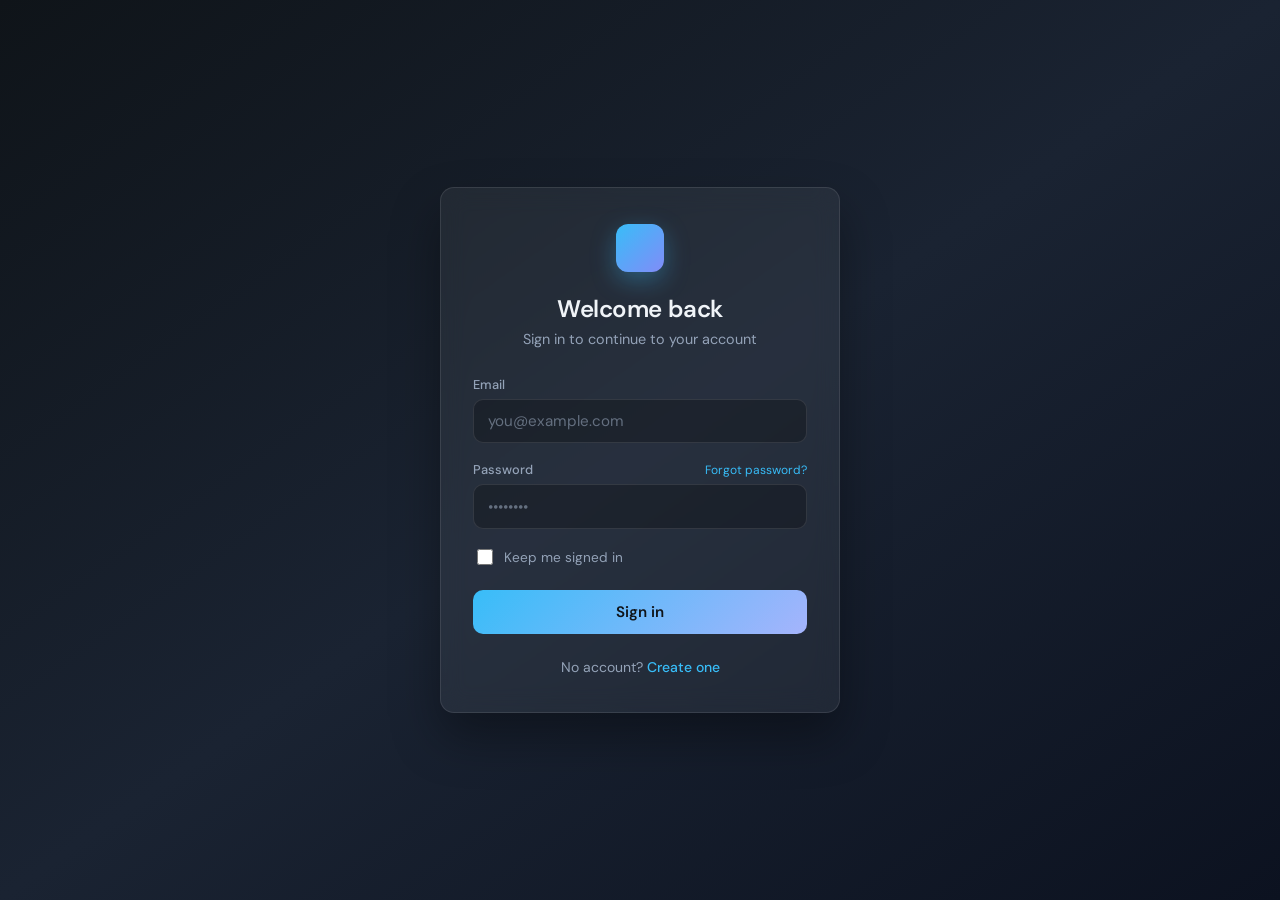
<file: login/index.html>
<!DOCTYPE html>
<html lang="en">
<head>
  <meta charset="UTF-8" />
  <meta name="viewport" content="width=device-width, initial-scale=1.0" />
  <title>Sign in</title>
  <link rel="stylesheet" href="styles.css" />
  <link rel="preconnect" href="https://fonts.googleapis.com" />
  <link rel="preconnect" href="https://fonts.gstatic.com" crossorigin />
  <link href="https://fonts.googleapis.com/css2?family=DM+Sans:ital,opsz,wght@0,9..40,400;0,9..40,500;0,9..40,600;0,9..40,700&display=swap" rel="stylesheet" />
</head>
<body>
  <div class="page">
    <main class="card" role="main">
      <div class="brand">
        <span class="logo" aria-hidden="true"></span>
        <h1>Welcome back</h1>
        <p class="subtitle">Sign in to continue to your account</p>
      </div>

      <form class="form" action="#" method="post" novalidate>
        <label class="field">
          <span class="label">Email</span>
          <input
            type="email"
            name="email"
            autocomplete="email"
            placeholder="you@example.com"
            required
          />
        </label>

        <label class="field">
          <span class="label-row">
            <span class="label">Password</span>
            <a href="#" class="link-muted">Forgot password?</a>
          </span>
          <input
            type="password"
            name="password"
            autocomplete="current-password"
            placeholder="••••••••"
            required
            minlength="8"
          />
        </label>

        <label class="remember">
          <input type="checkbox" name="remember" />
          <span>Keep me signed in</span>
        </label>

        <button type="submit" class="btn-primary">Sign in</button>
      </form>

      <p class="footer-text">
        No account? <a href="#">Create one</a>
      </p>
    </main>
  </div>
</body>
</html>
</file>
<file: login/styles.css>
*,
*::before,
*::after {
  box-sizing: border-box;
}

:root {
  --bg-1: #0f1419;
  --bg-2: #1a2332;
  --card: rgba(255, 255, 255, 0.06);
  --card-border: rgba(255, 255, 255, 0.1);
  --text: #f0f4f8;
  --text-muted: #94a3b8;
  --accent: #38bdf8;
  --accent-hover: #7dd3fc;
  --input-bg: rgba(0, 0, 0, 0.25);
  --radius: 14px;
  --shadow: 0 24px 48px rgba(0, 0, 0, 0.35);
}

html {
  font-size: 16px;
  -webkit-font-smoothing: antialiased;
}

body {
  margin: 0;
  min-height: 100vh;
  font-family: "DM Sans", system-ui, sans-serif;
  color: var(--text);
  background: linear-gradient(145deg, var(--bg-1) 0%, var(--bg-2) 50%, #0c1220 100%);
}

.page {
  min-height: 100vh;
  display: flex;
  align-items: center;
  justify-content: center;
  padding: 1.5rem;
}

.card {
  width: 100%;
  max-width: 400px;
  padding: 2.25rem 2rem;
  background: var(--card);
  border: 1px solid var(--card-border);
  border-radius: var(--radius);
  box-shadow: var(--shadow);
  backdrop-filter: blur(12px);
}

.brand {
  text-align: center;
  margin-bottom: 1.75rem;
}

.logo {
  display: inline-block;
  width: 48px;
  height: 48px;
  margin-bottom: 1rem;
  border-radius: 12px;
  background: linear-gradient(135deg, var(--accent), #818cf8);
  box-shadow: 0 8px 24px rgba(56, 189, 248, 0.35);
}

h1 {
  margin: 0 0 0.35rem;
  font-size: 1.5rem;
  font-weight: 600;
  letter-spacing: -0.02em;
}

.subtitle {
  margin: 0;
  font-size: 0.9rem;
  color: var(--text-muted);
}

.form {
  display: flex;
  flex-direction: column;
  gap: 1.1rem;
}

.field {
  display: flex;
  flex-direction: column;
  gap: 0.4rem;
}

.label {
  font-size: 0.8rem;
  font-weight: 500;
  color: var(--text-muted);
}

.label-row {
  display: flex;
  align-items: center;
  justify-content: space-between;
  gap: 0.5rem;
}

.link-muted {
  font-size: 0.75rem;
  color: var(--accent);
  text-decoration: none;
}

.link-muted:hover {
  color: var(--accent-hover);
  text-decoration: underline;
}

.field input {
  width: 100%;
  padding: 0.7rem 0.85rem;
  font: inherit;
  font-size: 0.95rem;
  color: var(--text);
  background: var(--input-bg);
  border: 1px solid var(--card-border);
  border-radius: 10px;
  outline: none;
  transition: border-color 0.15s, box-shadow 0.15s;
}

.field input::placeholder {
  color: rgba(148, 163, 184, 0.6);
}

.field input:hover {
  border-color: rgba(255, 255, 255, 0.18);
}

.field input:focus {
  border-color: var(--accent);
  box-shadow: 0 0 0 3px rgba(56, 189, 248, 0.2);
}

.remember {
  display: flex;
  align-items: center;
  gap: 0.5rem;
  font-size: 0.85rem;
  color: var(--text-muted);
  cursor: pointer;
  user-select: none;
}

.remember input {
  width: 1rem;
  height: 1rem;
  accent-color: var(--accent);
  cursor: pointer;
}

.btn-primary {
  margin-top: 0.25rem;
  padding: 0.75rem 1rem;
  font: inherit;
  font-size: 0.95rem;
  font-weight: 600;
  color: #0f1419;
  background: linear-gradient(135deg, var(--accent), #a5b4fc);
  border: none;
  border-radius: 10px;
  cursor: pointer;
  transition: transform 0.12s, filter 0.12s, box-shadow 0.12s;
}

.btn-primary:hover {
  filter: brightness(1.05);
  box-shadow: 0 8px 24px rgba(56, 189, 248, 0.35);
}

.btn-primary:active {
  transform: scale(0.98);
}

.footer-text {
  margin: 1.5rem 0 0;
  text-align: center;
  font-size: 0.875rem;
  color: var(--text-muted);
}

.footer-text a {
  color: var(--accent);
  font-weight: 500;
  text-decoration: none;
}

.footer-text a:hover {
  text-decoration: underline;
  color: var(--accent-hover);
}
</file>
